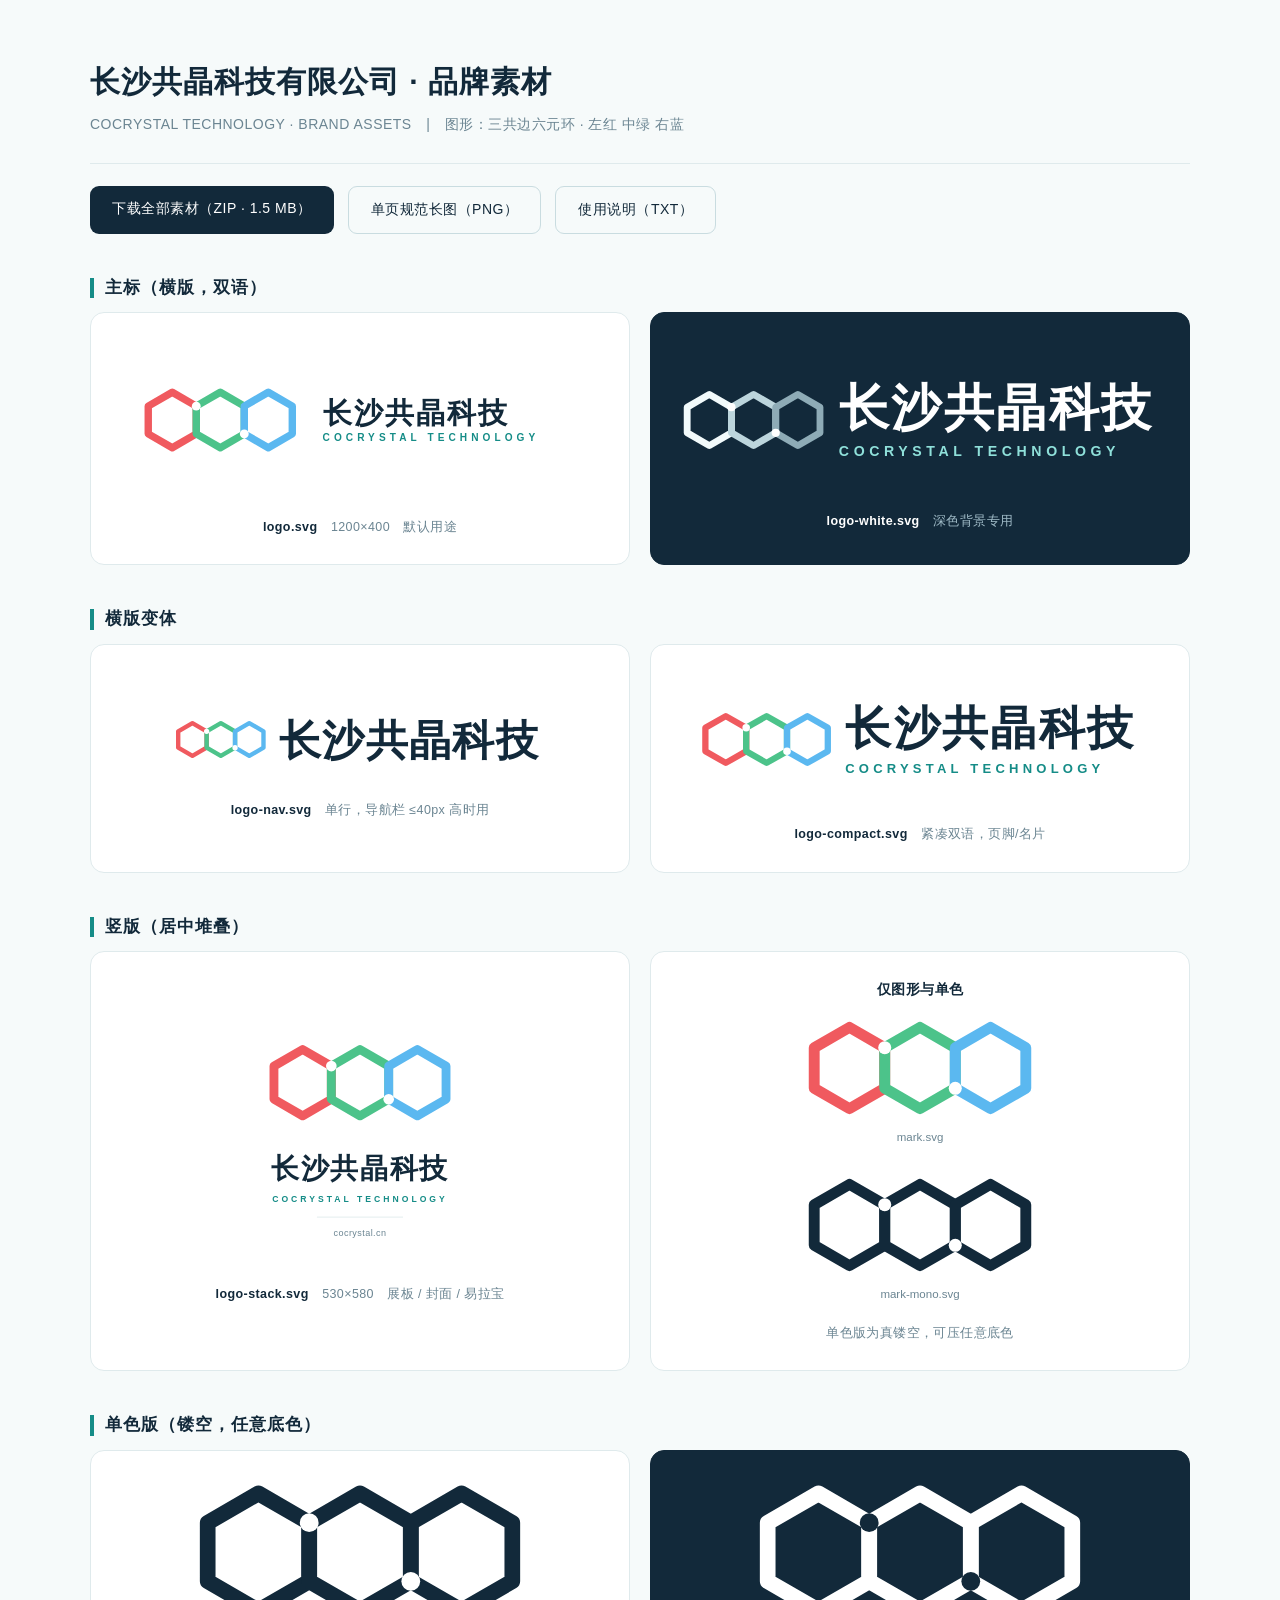
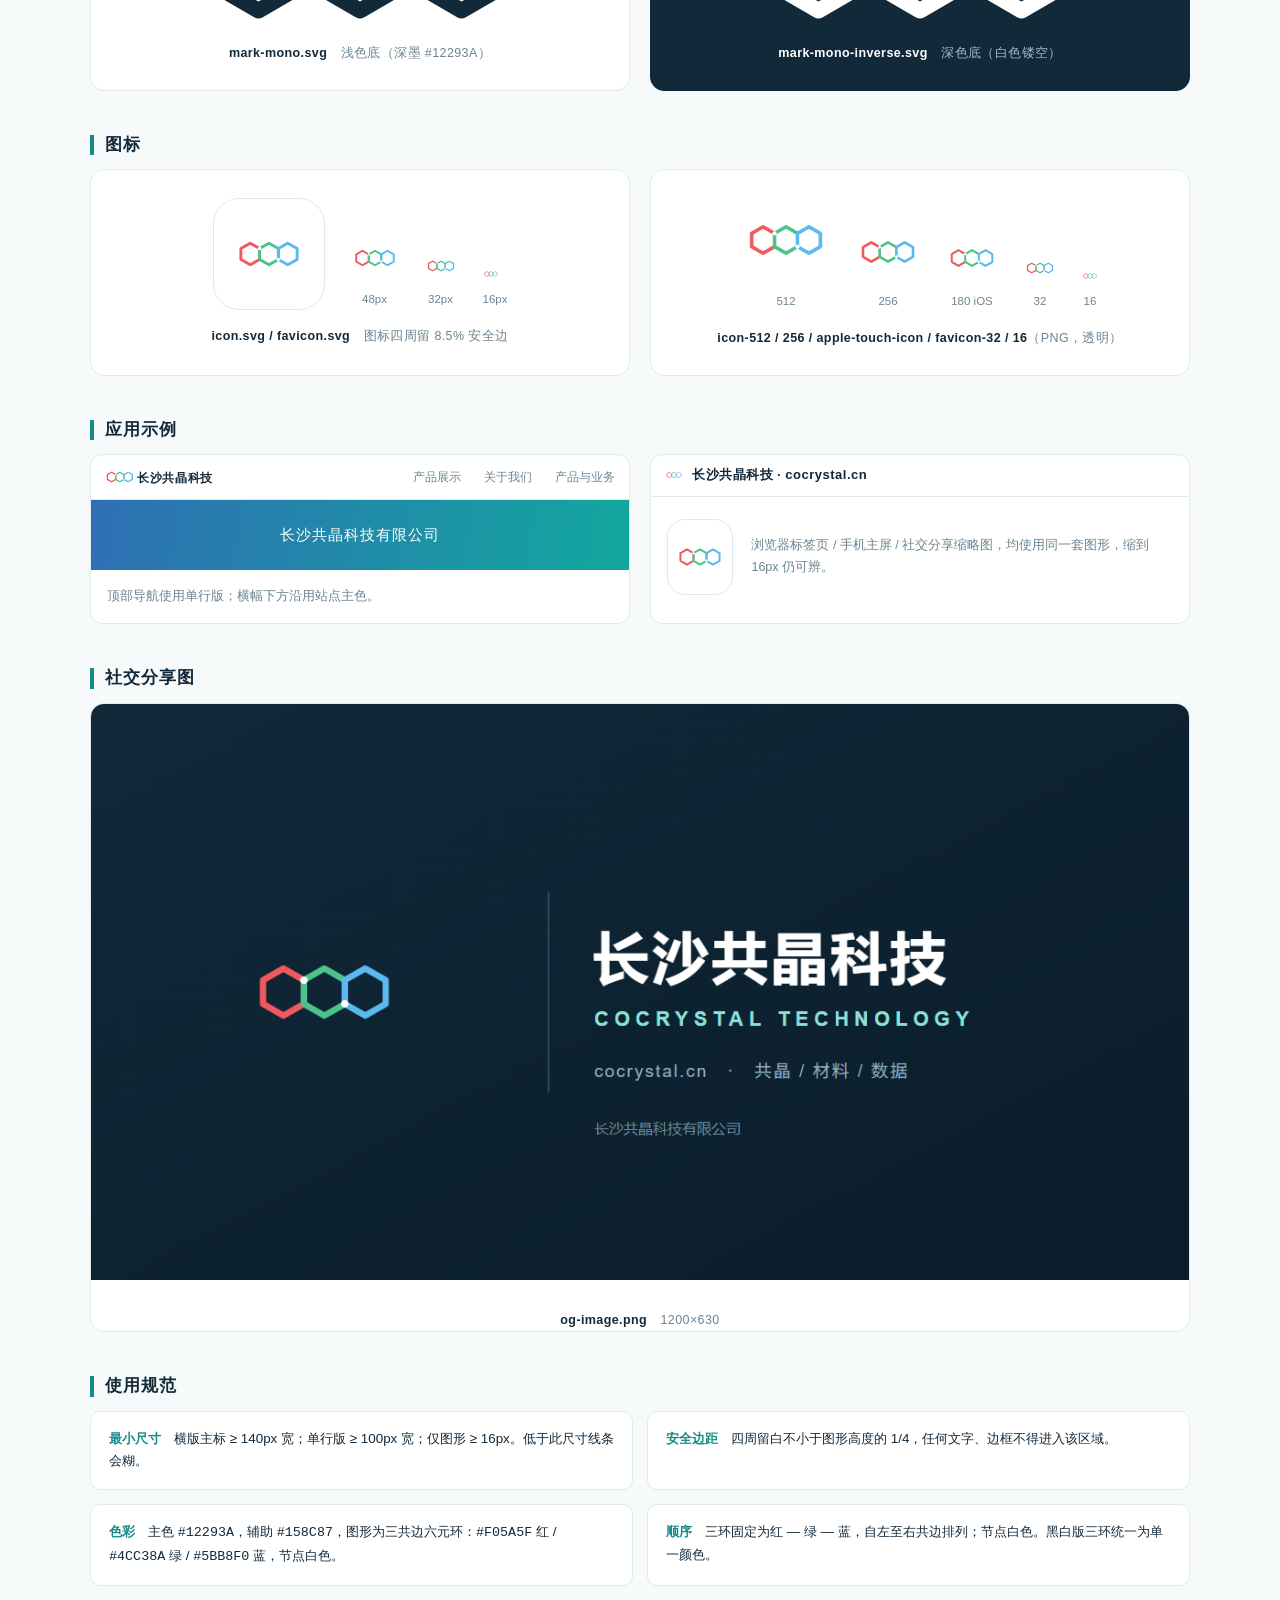
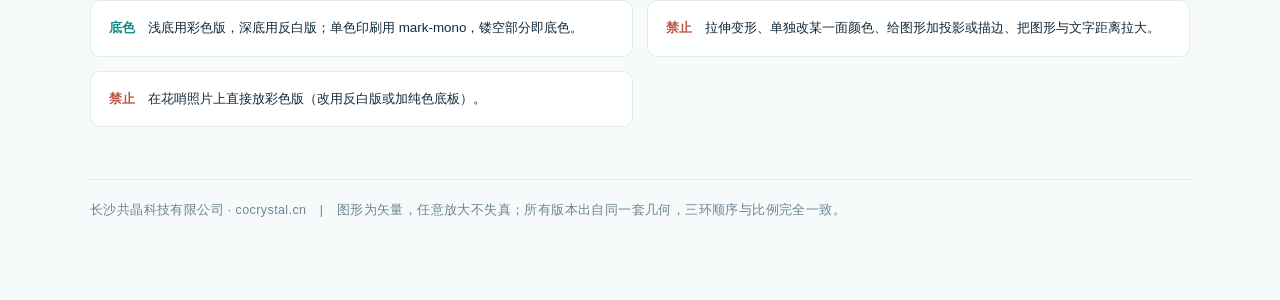
<file: brand/index.html>
<!doctype html>
<html lang="zh-CN">
<head>
<meta charset="utf-8">
<title>长沙共晶科技有限公司 · 品牌素材规范</title>
<style>
:root{--ink:#12293A;--teal:#158C87;--line:#DFEAEC;--bg:#F6FAFA;--mute:#6B8592}
*{box-sizing:border-box}
body{margin:0;background:var(--bg);color:var(--ink);
  font:15px/1.7 'Microsoft YaHei','PingFang SC','Noto Sans SC',sans-serif}
.wrap{max-width:1180px;margin:0 auto;padding:56px 40px 80px}
header{border-bottom:1px solid var(--line);padding-bottom:26px;margin-bottom:38px}
h1{margin:0 0 6px;font-size:30px;letter-spacing:1px}
header p{margin:0;color:var(--mute);font-size:14px;letter-spacing:.5px}
h2{font-size:17px;letter-spacing:1px;margin:44px 0 14px;padding-left:11px;
  border-left:4px solid var(--teal);line-height:1.2}
.grid{display:grid;gap:20px}
.g2{grid-template-columns:1fr 1fr}
.g3{grid-template-columns:repeat(3,1fr)}
.card{background:#fff;border:1px solid var(--line);border-radius:14px;padding:26px;
  display:flex;flex-direction:column;align-items:center;justify-content:center;min-height:170px}
.card.dark{background:var(--ink);border-color:var(--ink)}
.card img{max-width:100%;display:block}
.cap{margin-top:16px;font-size:12.5px;color:var(--mute);letter-spacing:.4px;text-align:center}
.card.dark .cap{color:#9FBAC6}
.cap b{color:var(--ink);font-weight:600}
.card.dark .cap b{color:#fff}
.row{display:flex;align-items:flex-end;gap:26px;flex-wrap:wrap;justify-content:center}
.sizebox{text-align:center}
.sizebox span{display:block;margin-top:8px;font-size:11.5px;color:var(--mute)}
.ruler{border:1px solid var(--line);border-radius:6px;padding:10px;background:#fff}
.tile{width:112px;height:112px;border-radius:26px;background:#fff;border:1px solid var(--line);
  display:flex;align-items:center;justify-content:center}
.mock{border:1px solid var(--line);border-radius:12px;overflow:hidden;background:#fff}
.mock .bar{display:flex;align-items:center;gap:9px;padding:9px 14px;border-bottom:1px solid var(--line)}
.mock .bar img{height:26px}
.mock .bar .t{font-size:13px;font-weight:700;letter-spacing:.5px}
.mock .bar .sp{flex:1}
.mock .bar .n{font-size:12px;color:var(--mute);margin-left:14px}
.mock .body{padding:16px;color:var(--mute);font-size:12.5px}
.mock .hero{background:linear-gradient(100deg,#2F6FB4,#12A79E);color:#fff;padding:22px;
  text-align:center;font-size:15px;letter-spacing:1px}
.rules{display:grid;grid-template-columns:repeat(2,1fr);gap:14px}
.rule{background:#fff;border:1px solid var(--line);border-radius:10px;padding:16px 18px;font-size:13.4px}
.rule b{color:var(--teal)}
.rule.no b{color:#C0564A}
footer{margin-top:52px;padding-top:20px;border-top:1px solid var(--line);
  color:var(--mute);font-size:12.5px;letter-spacing:.4px}
</style>
<!-- 全站访问量统计：本页只计数，数字显示在首页页脚 -->
<script defer src="https://events.vercount.one/js"></script>
</head>
<body>
<div class="wrap">

<header>
  <h1>长沙共晶科技有限公司 · 品牌素材</h1>
  <p>COCRYSTAL TECHNOLOGY · BRAND ASSETS　|　图形：三共边六元环 · 左红 中绿 右蓝</p>
</header>

<div style="display:flex;gap:14px;flex-wrap:wrap;margin:-16px 0 26px">
  <a href="brand-kit.zip?v=2" style="display:inline-block;background:#12293A;color:#fff;text-decoration:none;
     padding:11px 22px;border-radius:9px;font-size:14px;letter-spacing:.5px">下载全部素材（ZIP · 1.5 MB）</a>
  <a href="brand-sheet.png?v=2" style="display:inline-block;border:1px solid #C9DCE0;color:#12293A;text-decoration:none;
     padding:11px 22px;border-radius:9px;font-size:14px;letter-spacing:.5px">单页规范长图（PNG）</a>
  <a href="使用说明.txt" style="display:inline-block;border:1px solid #C9DCE0;color:#12293A;text-decoration:none;
     padding:11px 22px;border-radius:9px;font-size:14px;letter-spacing:.5px">使用说明（TXT）</a>
</div>

<h2>主标（横版，双语）</h2>
<div class="grid g2">
  <div class="card"><img src="logo.svg?v=2" style="width:100%"><div class="cap"><b>logo.svg</b>　1200×400　默认用途</div></div>
  <div class="card dark"><img src="logo-white.svg?v=2" style="width:100%"><div class="cap"><b>logo-white.svg</b>　深色背景专用</div></div>
</div>

<h2>横版变体</h2>
<div class="grid g2">
  <div class="card"><img src="logo-nav.svg?v=2" style="width:78%"><div class="cap"><b>logo-nav.svg</b>　单行，导航栏 ≤40px 高时用</div></div>
  <div class="card"><img src="logo-compact.svg?v=2" style="width:92%"><div class="cap"><b>logo-compact.svg</b>　紧凑双语，页脚/名片</div></div>
</div>

<h2>竖版（居中堆叠）</h2>
<div class="grid g2">
  <div class="card"><img src="logo-stack.svg?v=2" style="height:250px"><div class="cap"><b>logo-stack.svg</b>　530×580　展板 / 封面 / 易拉宝</div></div>
  <div class="card">
    <h3 style="font-size:14px;margin:0 0 14px;letter-spacing:.5px">仅图形与单色</h3>
    <div class="row">
      <div class="sizebox"><img src="mark.svg?v=2" style="height:104px"><span>mark.svg</span></div>
      <div class="sizebox"><img src="mark-mono.svg?v=2" style="height:104px"><span>mark-mono.svg</span></div>
    </div>
    <div class="cap" style="margin-top:18px">单色版为真镂空，可压任意底色</div>
  </div>
</div>

<h2>单色版（镂空，任意底色）</h2>
<div class="grid g2">
  <div class="card"><img src="mark-mono.svg?v=2" style="height:150px"><div class="cap"><b>mark-mono.svg</b>　浅色底（深墨 #12293A）</div></div>
  <div class="card dark"><img src="mark-mono-inverse.svg?v=2" style="height:150px"><div class="cap"><b>mark-mono-inverse.svg</b>　深色底（白色镂空）</div></div>
</div>

<h2>图标</h2>
<div class="grid g2">
  <div class="card">
    <div class="row">
      <div class="tile"><img src="icon.svg?v=2" style="height:72px"></div>
      <div class="sizebox"><img src="favicon.svg?v=2" style="width:48px;height:48px"><span>48px</span></div>
      <div class="sizebox"><img src="favicon.svg?v=2" style="width:32px;height:32px"><span>32px</span></div>
      <div class="sizebox"><img src="favicon.svg?v=2" style="width:16px;height:16px"><span>16px</span></div>
    </div>
    <div class="cap"><b>icon.svg / favicon.svg</b>　图标四周留 8.5% 安全边</div>
  </div>
  <div class="card">
    <div class="row">
      <div class="sizebox"><img src="icon-512.png?v=2" style="width:88px"><span>512</span></div>
      <div class="sizebox"><img src="icon-256.png?v=2" style="width:64px"><span>256</span></div>
      <div class="sizebox"><img src="apple-touch-icon.png?v=2" style="width:52px;border-radius:11px"><span>180 iOS</span></div>
      <div class="sizebox"><img src="favicon-32.png?v=2" style="width:32px"><span>32</span></div>
      <div class="sizebox"><img src="favicon-16.png?v=2" style="width:16px"><span>16</span></div>
    </div>
    <div class="cap"><b>icon-512 / 256 / apple-touch-icon / favicon-32 / 16</b>（PNG，透明）</div>
  </div>
</div>

<h2>应用示例</h2>
<div class="grid g2">
  <div class="mock">
    <div class="bar"><img src="logo-nav.svg?v=2"><span class="sp"></span>
      <span class="n">产品展示</span><span class="n">关于我们</span><span class="n">产品与业务</span></div>
    <div class="hero">长沙共晶科技有限公司</div>
    <div class="body">顶部导航使用单行版；横幅下方沿用站点主色。</div>
  </div>
  <div class="mock">
    <div class="bar"><img src="favicon.svg?v=2" style="height:18px"><span class="t">长沙共晶科技 · cocrystal.cn</span></div>
    <div class="body" style="padding:22px 16px;display:flex;align-items:center;gap:18px">
      <div class="tile" style="width:76px;height:76px;border-radius:18px"><img src="icon.svg?v=2" style="height:50px"></div>
      <div>浏览器标签页 / 手机主屏 / 社交分享缩略图，均使用同一套图形，缩到 16px 仍可辨。</div>
    </div>
  </div>
</div>

<h2>社交分享图</h2>
<div class="card" style="padding:0;overflow:hidden"><img src="og-image.png?v=2" style="width:100%">
  <div class="cap" style="padding:14px 0 0"><b>og-image.png</b>　1200×630</div></div>

<h2>使用规范</h2>
<div class="rules">
  <div class="rule"><b>最小尺寸</b>　横版主标 ≥ 140px 宽；单行版 ≥ 100px 宽；仅图形 ≥ 16px。低于此尺寸线条会糊。</div>
  <div class="rule"><b>安全边距</b>　四周留白不小于图形高度的 1/4，任何文字、边框不得进入该区域。</div>
  <div class="rule"><b>色彩</b>　主色 <code>#12293A</code>，辅助 <code>#158C87</code>，图形为三共边六元环：<code>#F05A5F</code> 红 / <code>#4CC38A</code> 绿 / <code>#5BB8F0</code> 蓝，节点白色。</div>
  <div class="rule"><b>顺序</b>　三环固定为红 — 绿 — 蓝，自左至右共边排列；节点白色。黑白版三环统一为单一颜色。</div>
  <div class="rule"><b>底色</b>　浅底用彩色版，深底用反白版；单色印刷用 mark-mono，镂空部分即底色。</div>
  <div class="rule no"><b>禁止</b>　拉伸变形、单独改某一面颜色、给图形加投影或描边、把图形与文字距离拉大。</div>
  <div class="rule no"><b>禁止</b>　在花哨照片上直接放彩色版（改用反白版或加纯色底板）。</div>
</div>

<footer>长沙共晶科技有限公司 · cocrystal.cn　|　图形为矢量，任意放大不失真；所有版本出自同一套几何，三环顺序与比例完全一致。</footer>
</div>
</body>
</html>
</file>
